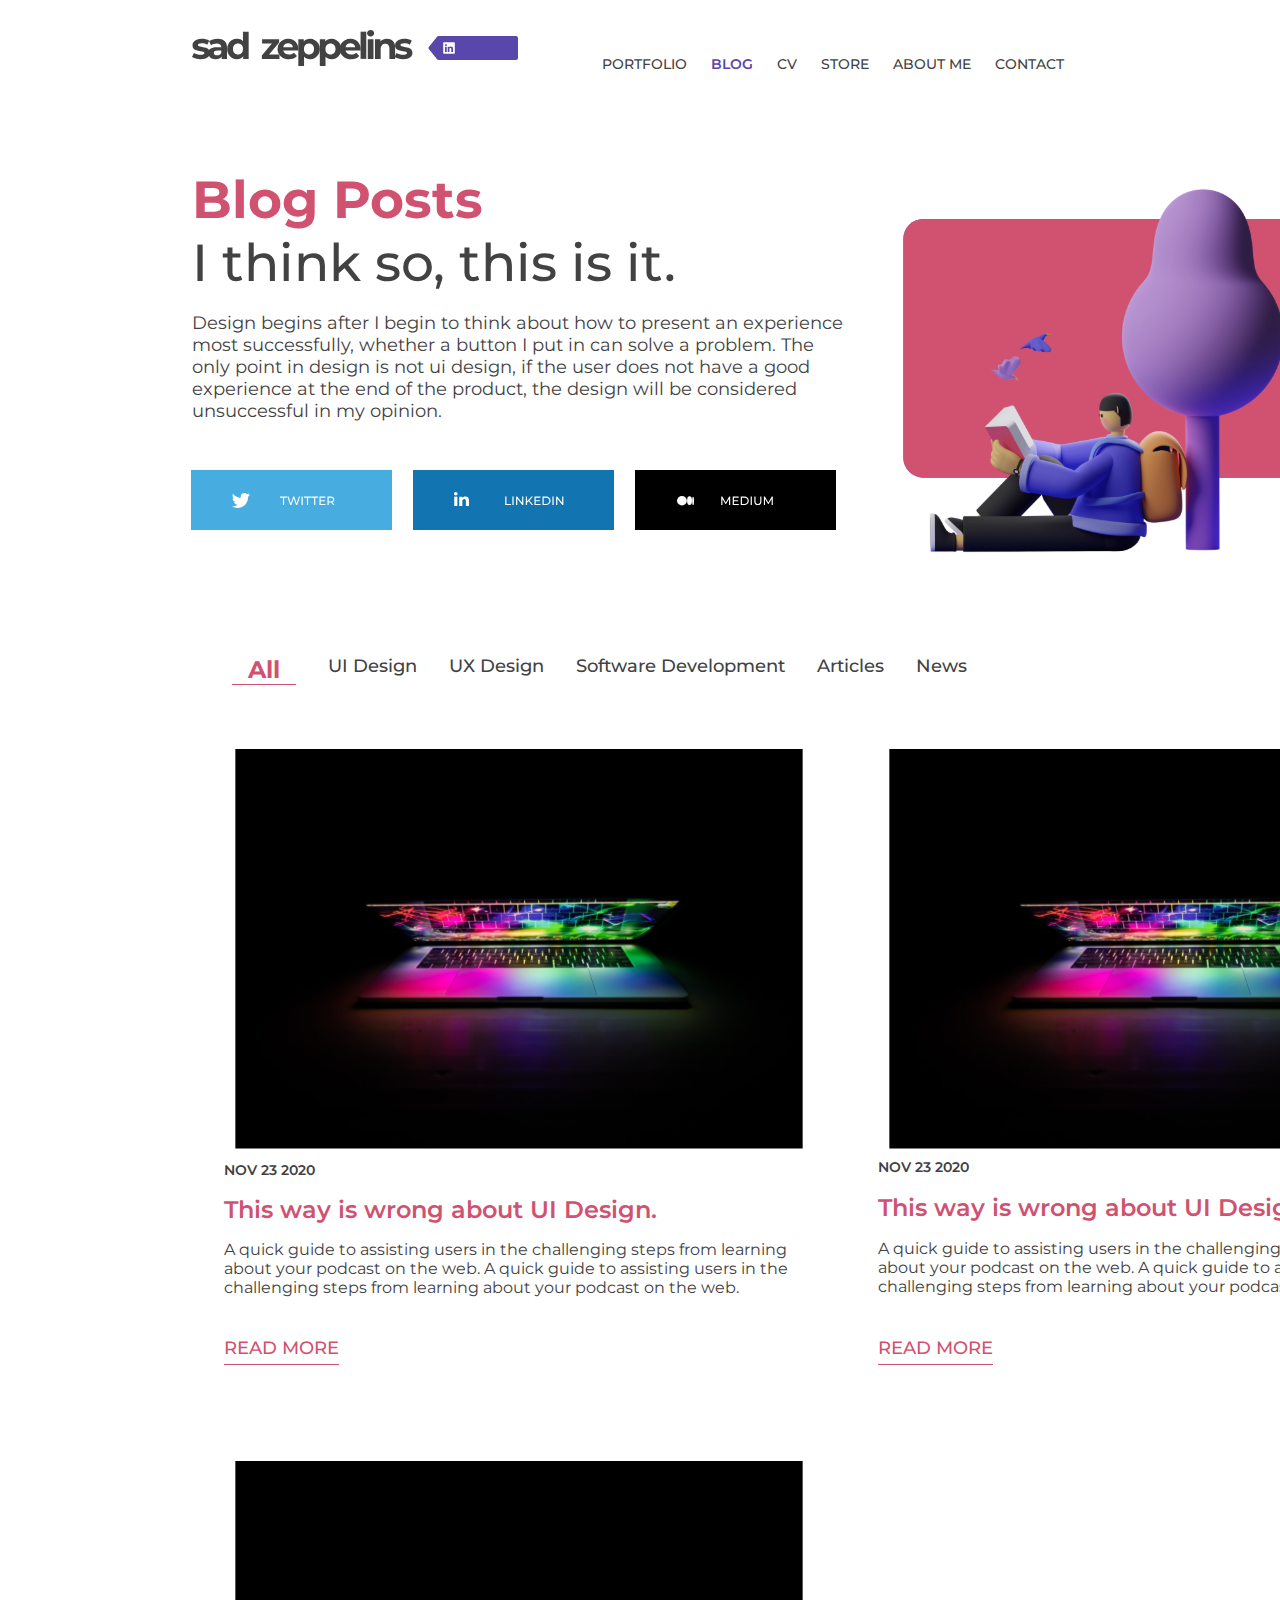
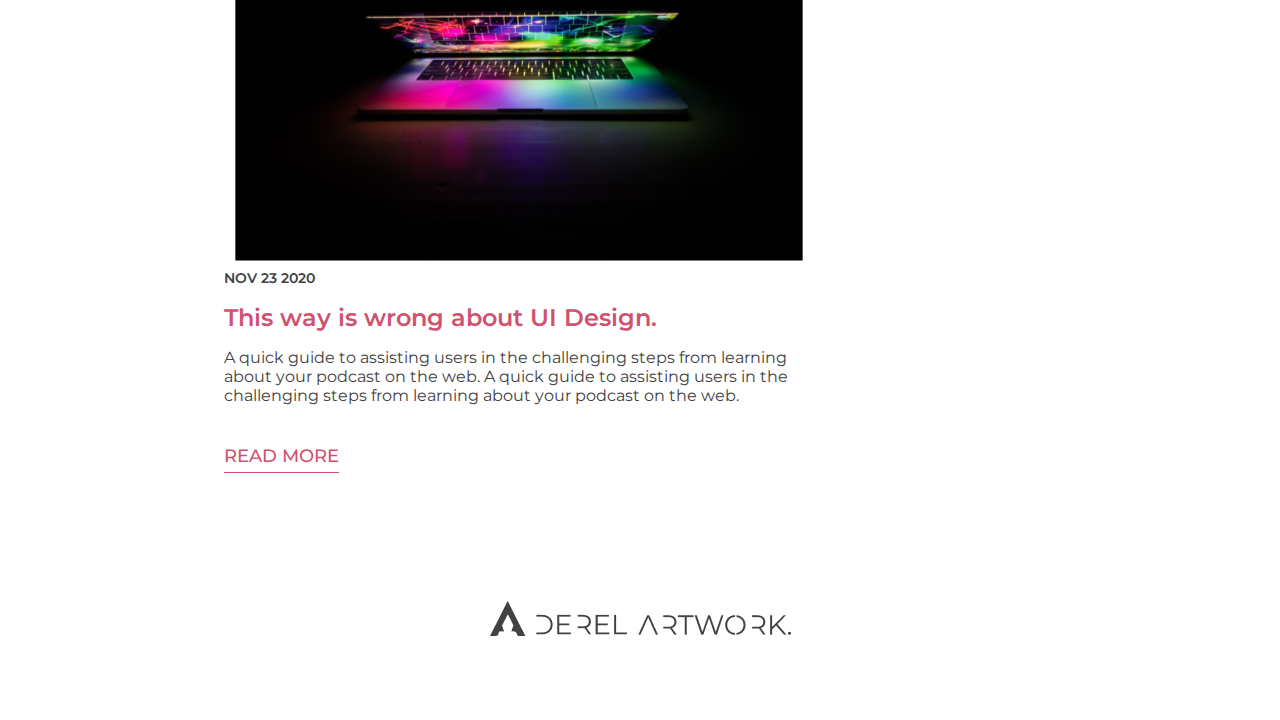
<file: index.html>
<!DOCTYPE html>
<html lang="en">
<head>
    <meta charset="UTF-8">
    <meta http-equiv="X-UA-Compatible" content="IE=edge">
    <meta name="viewport" content="width=device-width, initial-scale=1.0">
    <title>ZEPPELINS BLOG</title>
    <link rel="stylesheet" href="sayfa.css">

</head>
<body>
    
<!--HEADER-->

<nav class="app_header">
    <a class="app_logo" href="">
        <img class="app_title" src="images/app-logo.svg" alt="">
        <img class="app_title2" src="images/Logo (1).svg" alt="">
        <img class="purple_logo" src="images/hire-me.svg" alt="">
        
    </a>

    <img class="menu_collapse" src="images/ikon1.svg" alt="">

    <ul class="app_links">
        <li>PORTFOLIO</li>
        <li class="active" >BLOG</li>
        <li>CV</li>
        <li>STORE</li>
        <li>ABOUT ME</li>
        <li>CONTACT</li>
        
    </ul>

</nav>

<!-- main tagı-->


<main>
    <div class="app_showcase">
        <div class="app_showcase_info">
            <h1>Blog Posts</h1>
            <h3>I think so, this is it. </h3>
            <p>Design begins after I begin to think about how to present an experience most successfully, whether a button I put in can solve a problem. The only point in design is not ui design, if the user does not have a good experience at the end of the product, the design will be considered unsuccessful in my opinion.</p>
       
            <div class="app_links" >
                <a href="#" class="app_link twitter" > <img src="images/twitter.svg" alt=""> </a>
                <a href="#" class="app_link linkedin" > <img src="images/linkedin.svg" alt=""></a>
                <a href="#" class="app_link medium" > <img src="images/medium.svg" alt=""></a>
            </div>
        </div>
        
        <img class="app_left_image" src="images/showcase_right.svg" alt="">
    </div>
    
    <ul class="app_blog_categories" >
        <li class="item" >All</li>
        <li class="item" >UI Design</li>
        <li class="item" >UX Design</li>
        <li class="item" > Software Development</li>
        <li class="item" >Articles</li>
        <li class="item" >News</li>
    </ul>

    <div class="app_post_list">
        
        <div class="app_post_card">
            <a href="/post_detail.html"><img class="post_image" src="images/card2.svg" alt=""></a>
            <strong class="post_date"> NOV 23 2020 </strong>
            <h3 class="post_title">This way is wrong about UI Design.</h3>
            <p class="post_info">A quick guide to assisting users in the challenging steps from learning 
                about your podcast on the web.  A quick guide to assisting users in the challenging steps from learning about your podcast on the web. </p>
            
            <a class="post_link" href="/post_detail.html">READ MORE</a>
        </div>

        <div class="app_post_card">
            <img class="post_image" src="images/card2.svg" alt="">
            <strong class="post_date"> NOV 23 2020 </strong>
            <h3 class="post_title">This way is wrong about UI Design.</h3>
            <p class="post_info">A quick guide to assisting users in the challenging steps from learning 
                about your podcast on the web.  A quick guide to assisting users in the challenging steps from learning about your podcast on the web. </p>
            
            <a class="post_link" href="/post_detail.html">READ MORE</a>
        </div>

        <div class="app_post_card">
            <img class="post_image" src="images/card2.svg" alt="">
            <strong class="post_date"> NOV 23 2020 </strong>
            <h3 class="post_title">This way is wrong about UI Design.</h3>
            <p class="post_info">A quick guide to assisting users in the challenging steps from learning 
                about your podcast on the web.  A quick guide to assisting users in the challenging steps from learning about your podcast on the web. </p>
            
            <a class="post_link" href="/post_detail.html">READ MORE</a>
        </div>


    
    </div>
</main>

<!-- FOOTER -->

<footer>
    <img src="images/footer-logo.png" alt="">
</footer>



</body>
</html>
</file>
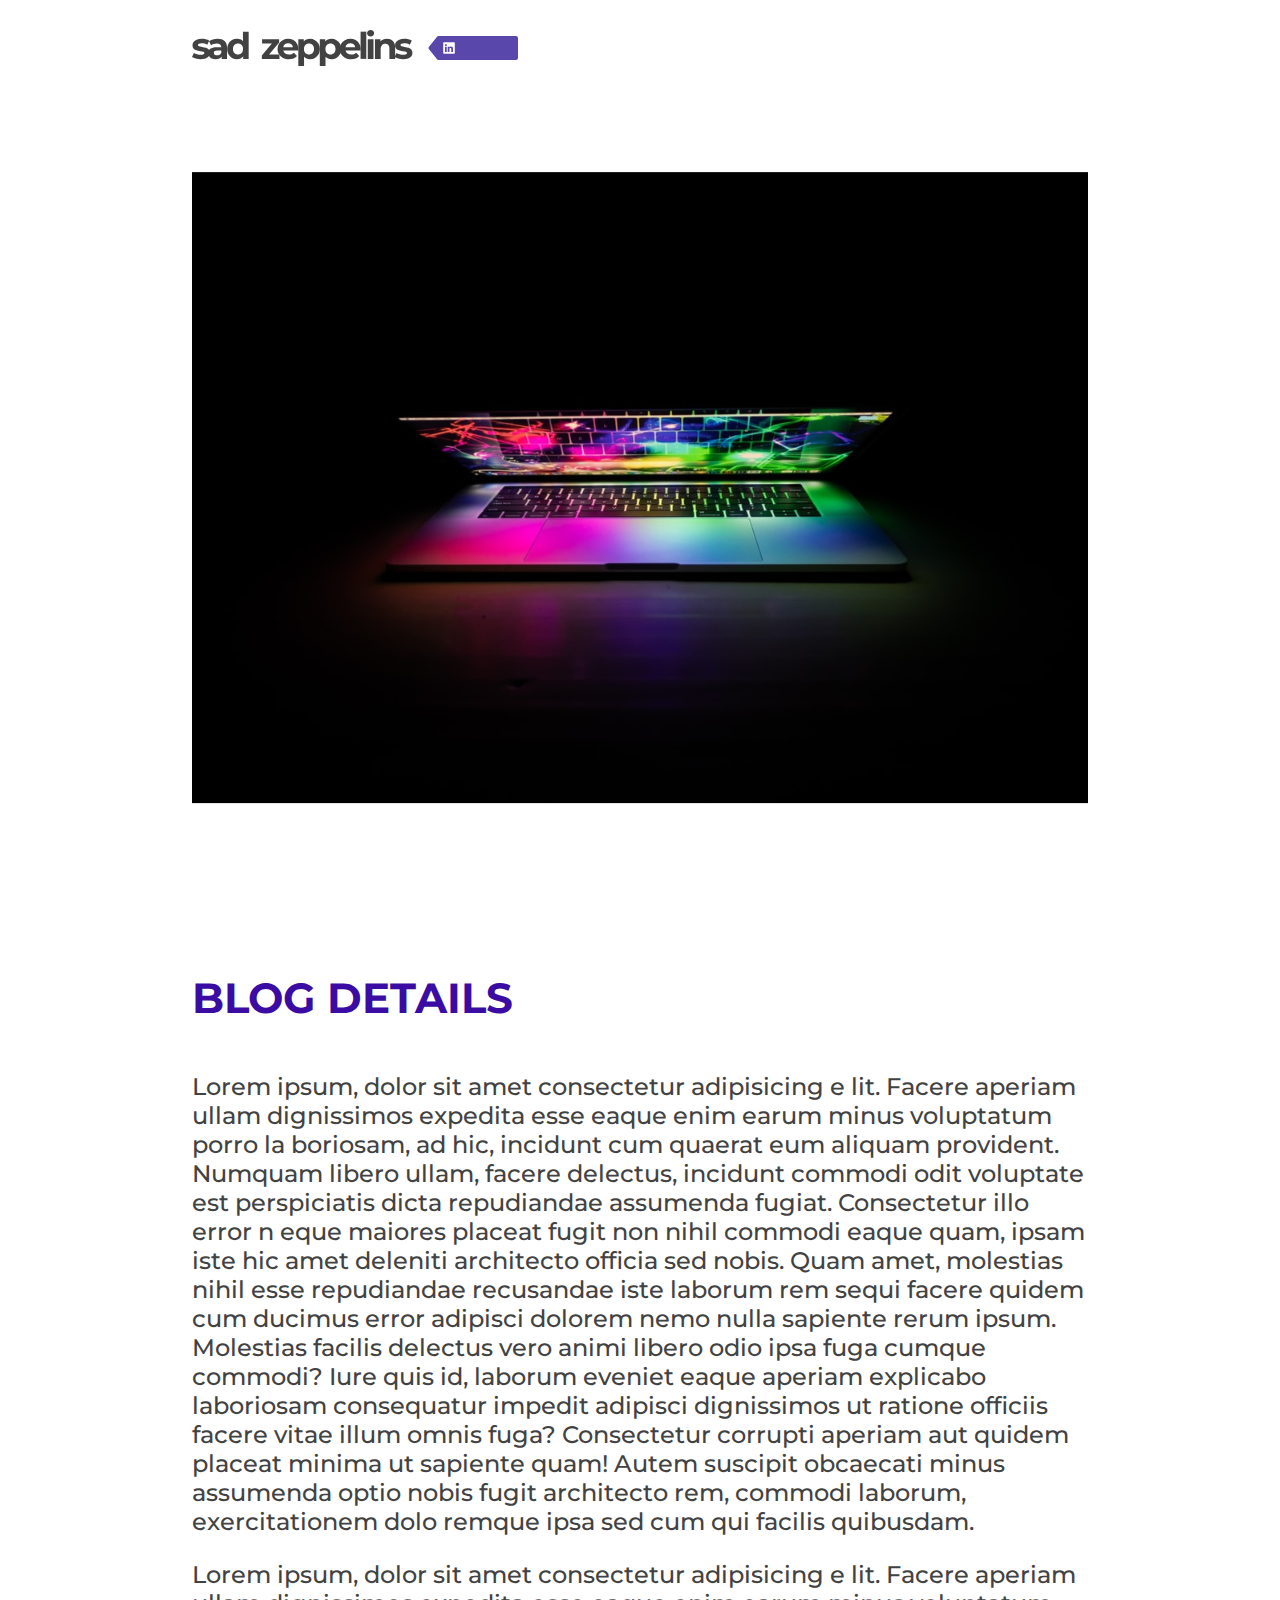
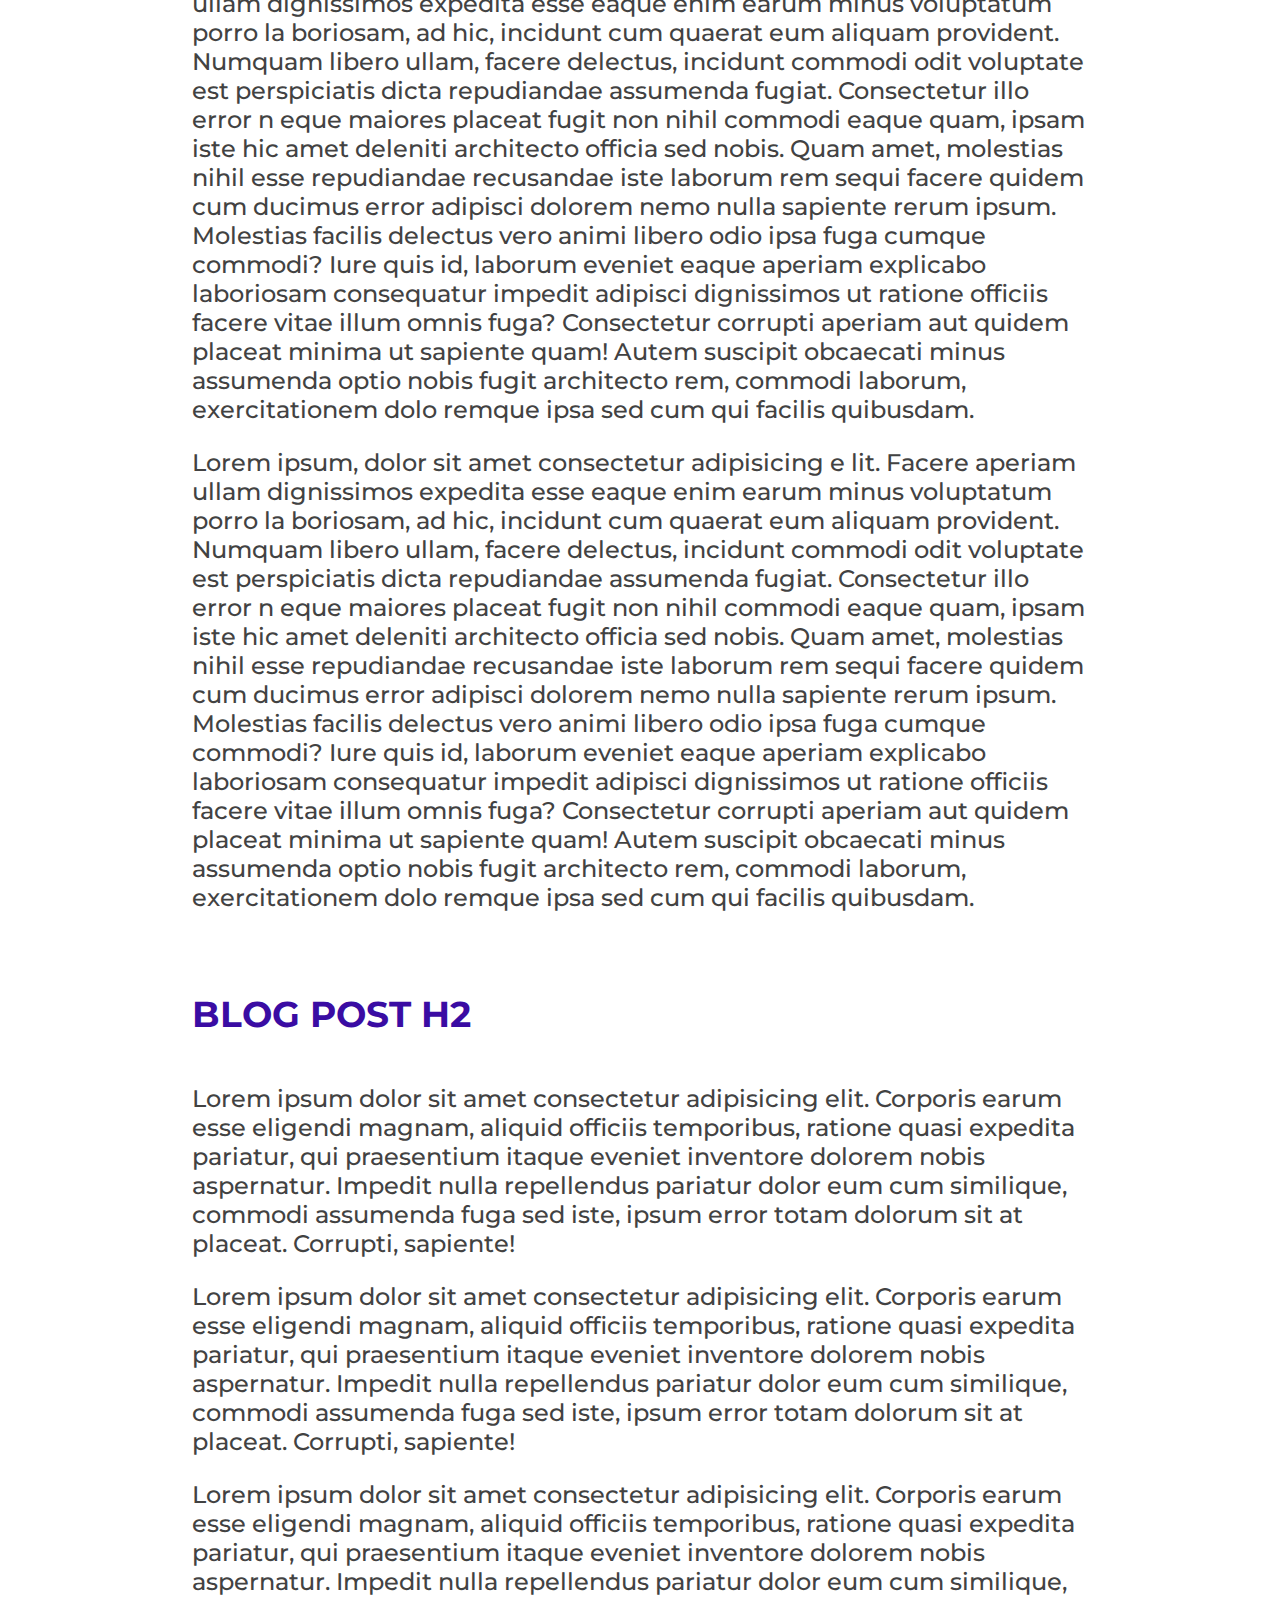
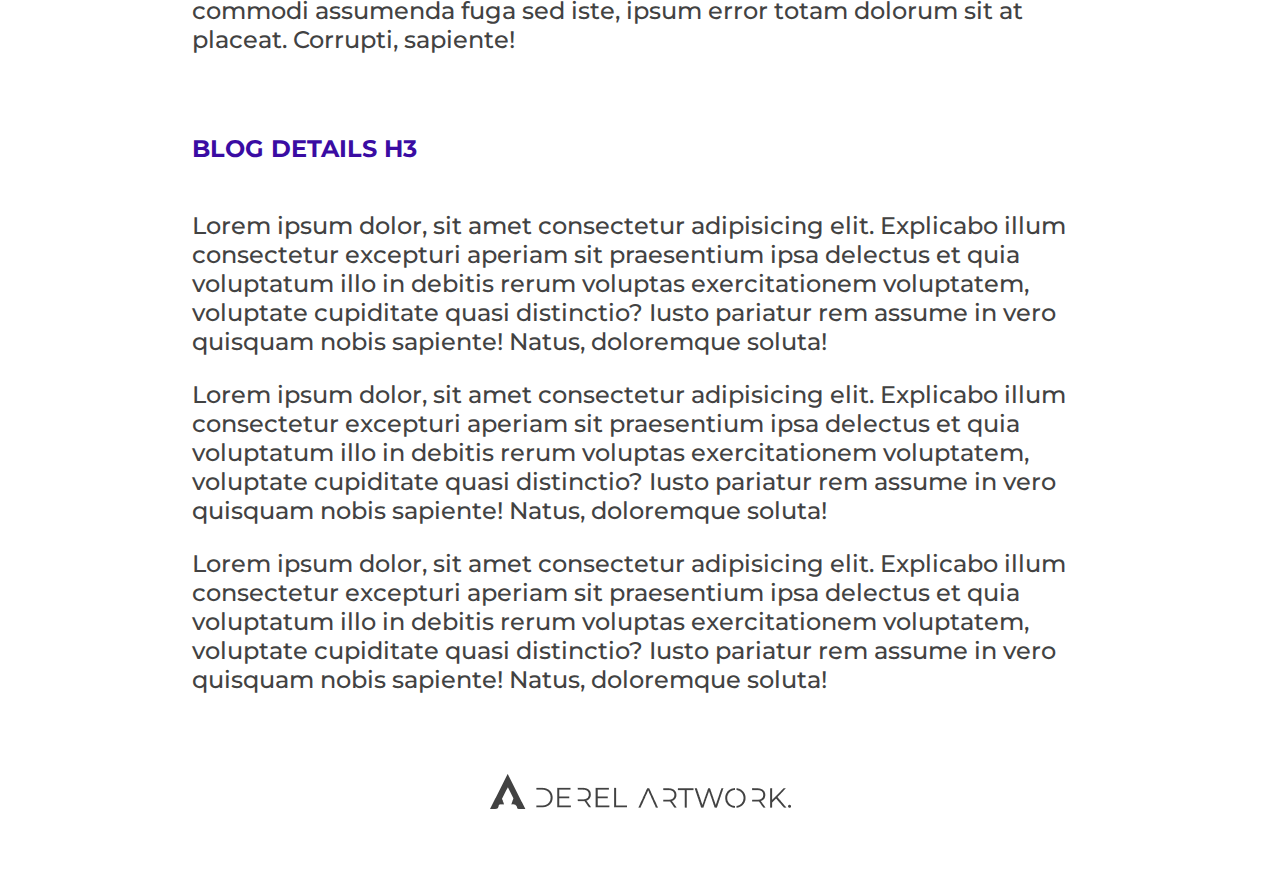
<file: post-detail.html>
<!DOCTYPE html>
<html lang="en">
<head>
    <meta charset="UTF-8">
    <meta http-equiv="X-UA-Compatible" content="IE=edge">
    <meta name="viewport" content="width=device-width, initial-scale=1.0">
    <title>ZEPPELİNS BLOG</title>
    <link rel="stylesheet" href="sayfa.css">
    <link rel="stylesheet" href="post_details.css">
    
</head>


<body>
    
    <nav class="app_header">
        <a class="app_logo" href="">
            <img class="app_title" src="images/app-logo.svg" alt="">
            <img class="app_title2" src="images/Logo (1).svg" alt="">
            <img class="purple_logo" src="images/hire-me.svg" alt="">

        </a>
    
         <img class="menu_collapse" src="images/ikon1.svg" alt="">

        <div class="app_links_container"> 
            <ul class="app_links">
            <li>PORTFOLIO</li>
            <li class="active" >BLOG</li>
            <li>CV</li>
            <li>STORE</li>
            <li>ABOUT ME</li>
            <li>CONTACT</li>
            
        </ul>
     </div>
        
    
    </nav>

    <main class="post_detail_container" >
        <img class="post_detail_image" src="images/card2.svg" alt="">
        <h1>BLOG DETAILS</h1>
        <p>Lorem ipsum, dolor sit amet consectetur adipisicing e
            lit. Facere aperiam ullam dignissimos expedita esse eaque enim earum minus voluptatum porro la
            boriosam, ad hic, incidunt cum quaerat eum aliquam provident. Numquam libero ullam, facere delectus, 
            incidunt commodi odit voluptate est perspiciatis dicta repudiandae assumenda fugiat. Consectetur illo error n
            eque maiores placeat fugit non nihil commodi eaque quam, ipsam iste hic amet deleniti architecto officia sed nobis. 
            Quam amet, molestias nihil esse repudiandae recusandae iste laborum rem sequi facere quidem cum ducimus error adipisci 
            dolorem nemo nulla sapiente rerum ipsum. Molestias facilis delectus vero animi libero odio ipsa fuga cumque commodi?
             Iure quis id, laborum eveniet eaque aperiam explicabo laboriosam consequatur impedit adipisci dignissimos ut ratione 
             officiis facere vitae illum omnis fuga? Consectetur corrupti aperiam aut quidem placeat minima ut sapiente quam! Autem
              suscipit obcaecati minus assumenda optio nobis fugit architecto rem, commodi laborum, exercitationem dolo
            remque ipsa sed cum qui facilis quibusdam.</p>

        <p>Lorem ipsum, dolor sit amet consectetur adipisicing e
                lit. Facere aperiam ullam dignissimos expedita esse eaque enim earum minus voluptatum porro la
                boriosam, ad hic, incidunt cum quaerat eum aliquam provident. Numquam libero ullam, facere delectus, 
                incidunt commodi odit voluptate est perspiciatis dicta repudiandae assumenda fugiat. Consectetur illo error n
                eque maiores placeat fugit non nihil commodi eaque quam, ipsam iste hic amet deleniti architecto officia sed nobis. 
                Quam amet, molestias nihil esse repudiandae recusandae iste laborum rem sequi facere quidem cum ducimus error adipisci 
                dolorem nemo nulla sapiente rerum ipsum. Molestias facilis delectus vero animi libero odio ipsa fuga cumque commodi?
                 Iure quis id, laborum eveniet eaque aperiam explicabo laboriosam consequatur impedit adipisci dignissimos ut ratione 
                 officiis facere vitae illum omnis fuga? Consectetur corrupti aperiam aut quidem placeat minima ut sapiente quam! Autem
                  suscipit obcaecati minus assumenda optio nobis fugit architecto rem, commodi laborum, exercitationem dolo
                remque ipsa sed cum qui facilis quibusdam.</p>

        <p>Lorem ipsum, dolor sit amet consectetur adipisicing e
                    lit. Facere aperiam ullam dignissimos expedita esse eaque enim earum minus voluptatum porro la
                    boriosam, ad hic, incidunt cum quaerat eum aliquam provident. Numquam libero ullam, facere delectus, 
                    incidunt commodi odit voluptate est perspiciatis dicta repudiandae assumenda fugiat. Consectetur illo error n
                    eque maiores placeat fugit non nihil commodi eaque quam, ipsam iste hic amet deleniti architecto officia sed nobis. 
                    Quam amet, molestias nihil esse repudiandae recusandae iste laborum rem sequi facere quidem cum ducimus error adipisci 
                    dolorem nemo nulla sapiente rerum ipsum. Molestias facilis delectus vero animi libero odio ipsa fuga cumque commodi?
                     Iure quis id, laborum eveniet eaque aperiam explicabo laboriosam consequatur impedit adipisci dignissimos ut ratione 
                     officiis facere vitae illum omnis fuga? Consectetur corrupti aperiam aut quidem placeat minima ut sapiente quam! Autem
                      suscipit obcaecati minus assumenda optio nobis fugit architecto rem, commodi laborum, exercitationem dolo
                    remque ipsa sed cum qui facilis quibusdam.</p>

     <h2> BLOG POST H2 </h2>

     <p>Lorem ipsum dolor sit amet consectetur adipisicing elit. Corporis earum esse eligendi magnam, aliquid officiis temporibus, ratione quasi expedita pariatur, qui praesentium itaque eveniet inventore dolorem nobis aspernatur. Impedit nulla repellendus pariatur dolor eum cum similique, commodi assumenda fuga sed iste, ipsum error totam dolorum sit at placeat. Corrupti, sapiente!</p>

     <p>Lorem ipsum dolor sit amet consectetur adipisicing elit. Corporis earum esse eligendi magnam, aliquid officiis temporibus, ratione quasi expedita pariatur, qui praesentium itaque eveniet inventore dolorem nobis aspernatur. Impedit nulla repellendus pariatur dolor eum cum similique, commodi assumenda fuga sed iste, ipsum error totam dolorum sit at placeat. Corrupti, sapiente!</p>

     <p>Lorem ipsum dolor sit amet consectetur adipisicing elit. Corporis earum esse eligendi magnam, aliquid officiis temporibus, ratione quasi expedita pariatur, qui praesentium itaque eveniet inventore dolorem nobis aspernatur. Impedit nulla repellendus pariatur dolor eum cum similique, commodi assumenda fuga sed iste, ipsum error totam dolorum sit at placeat. Corrupti, sapiente!</p>
    
    <h3>BLOG DETAILS H3 </h3>

    <P>Lorem ipsum dolor, sit amet consectetur adipisicing elit. Explicabo illum consectetur excepturi aperiam sit praesentium ipsa delectus et quia voluptatum illo in debitis rerum voluptas exercitationem voluptatem, voluptate cupiditate quasi distinctio? Iusto pariatur rem assume in vero quisquam nobis sapiente! Natus, doloremque soluta!</P>
    <P>Lorem ipsum dolor, sit amet consectetur adipisicing elit. Explicabo illum consectetur excepturi aperiam sit praesentium ipsa delectus et quia voluptatum illo in debitis rerum voluptas exercitationem voluptatem, voluptate cupiditate quasi distinctio? Iusto pariatur rem assume in vero quisquam nobis sapiente! Natus, doloremque soluta!</P>
    <P>Lorem ipsum dolor, sit amet consectetur adipisicing elit. Explicabo illum consectetur excepturi aperiam sit praesentium ipsa delectus et quia voluptatum illo in debitis rerum voluptas exercitationem voluptatem, voluptate cupiditate quasi distinctio? Iusto pariatur rem assume in vero quisquam nobis sapiente! Natus, doloremque soluta!</P>
   
</main>

    <footer>
        <img src="images/footer-logo.png" alt="">
    </footer>
    
    
</body>
</html>
</file>
<file: sayfa.css>
@font-face {
    font-family: Montserrat;
    src: url(font/Montserrat-Medium.ttf);
    font-weight: 500;
}

@font-face {
    font-family: Montserrat;
    src: url(font/Montserrat-Light.ttf);
    font-weight: 300;
}

@font-face {
    font-family: Montserrat;
    src: url(font/Montserrat-Bold.ttf);
    font-weight: bold;
}
@font-face {
    font-family: Montserrat;
    src: url(font/Montserrat-Regular.ttf);
    font-weight: 400;
}

@font-face {
    font-family: Montserrat;
    src: url(font/Montserrat-SemiBold.ttf);
    font-weight: 600;
}

*{
    font-family: "Montserrat", sans-serif;
    box-sizing: border-box;
    color: #424242;
    
}
body{
    width: 70%;
    margin-left: auto;
    margin-right: auto;
   
    
}
.app_header{
    display: flex;
    flex-direction: row;
    justify-content: space-between;
    align-items: center;
    height: 80px;
     

}

.app_logo{
    display: flex;
    flex-direction: row;
    align-items: center;
}

.app_logo .app_title{
    margin-right: 15px;
}

.app_title2{
    display: none;
}

.app_links{
    list-style: none;
    display: flex;
    flex-direction: row;

}
.app_links li{
    margin-right: 1.5rem;
    font-size: 14px;
    font-weight: 500;
}

.app_links li.active{
    color: #5A47AB;
    font-size: 14px;
    font-weight: 600;
}

.app_showcase{
    display: flex;
    margin: 5rem 0;

}

.app_showcase_info{
    flex: 6;
  
}

.app_showcase_info h1,h3{
    font-size: 52px;
    margin: 0;
}
.app_showcase_info h1{
    color: #D05270;
    font-weight: bold;
    font-size: 52px;
    margin: 0;
}

.app_showcase_info h3{
    font-weight: 500;
    font-size: 52px;
    margin: 0;
}

.app_showcase_info p{
    font-size: 18px;
    font-weight: 400;
}

.app_left_image{
    flex: 4;
    padding: 0 3rem;
}

.app_links_container{
    position: absolute;
    opacity: 0;
    left: 0%;
    top: 10%;
    width: 100%;
    height: 0%;
    background-color: #fff;
    transition: height 250ms ease-in-out;
}
.app_links .app_link{
    color: #fff;
    font-size: 12px;
    width: 30%;
    height: 60px;
    text-decoration: none;
    display: flex;
    justify-content: center;
    align-items: center;
    margin-right: 20px;

}

.app_links{
    display: flex;
    justify-content: space-between;
    margin-top: 3rem;
}

.app_blog_categories{
    list-style: none;
    display: flex;
    flex-direction: row;
}

.app_blog_categories .item{
    font-weight: 500;
    font-size: 18px;
    margin-right: 2rem;
    cursor: pointer;
}

.app_blog_categories :nth-child(1){
    color: #D05270;
    font-weight: bold;
    font-size: 24px;
    margin-right: 2rem;
    cursor: pointer;
    border-bottom: 1px solid #D05270;
    padding-bottom: 0.5rem;
    padding:0 1rem ;

}

.app_post_list{
 display: grid;
 grid-template-columns: 1fr 1fr;
 }

.app_post_list .app_post_card{
    display: flex;
    flex: 0 0 50%;
    flex-direction: column;
    padding: 0 2rem;
    margin: 3rem 0;
justify-content: space-between;    
   

}

.post_image{
    width: 590px;
    height: 415px;
}

.app_post_list .app_post_card .post_image{
    height: 400px;

}

.app_post_list .app_post_card .post_date{

    font-size: 14px;
    font-weight: 600;
    margin: 0.5rem 0;
}

.app_post_list .app_post_card .post_title{
    font-size: 24px;
    font-weight: 600;
    color: #D05270;
    margin: 0.5rem 0;
}

.app_post_list .app_post_card .post_info{
    font-weight: 400;
    margin: 0.5rem 0;
}

.app_post_list .app_post_card .post_link{
    font-size: 18px;
    font-weight: 500;
    color: #D05270;
   text-decoration: none;
   border-bottom: 1px solid #D05270;
   padding-bottom: 5px;
   width: fit-content;
   margin-top: 2rem;

}

footer{
    position: relative;
    text-align: center;
    margin: 5rem 0;
}

.menu_collapse{
    display: none;
}

@media only screen and (max-width: 850px) {

    body{
        width: 90%;
        margin: auto;
    }

    .app_links_container{
        display: none;
        position: absolute;
        width: 100%;
        height: 0%;
        left: 0;
        top: 10%;
        background-color: #fff;
        transition: height 500ms ease-in-out;
        
    }


    .menu_collapse{
        display: block;
    }

    .app_title2{
        display: block;
    }

    .app_title{
        display: none;
    }


    .app_showcase{
        display: flex;
        margin: 5rem 0;
    
    }
    
    .app_showcase_info{

        padding: 0;
    }

    .app_left_image{
        display: none;
    }
    
    .app_showcase_info h1,h3{
        font-size: 20px;
        margin: 0;
        color: #D05270;
        font-weight: bold;
      
    }
        
    .app_showcase_info h3{
        color: #424242;
        font-weight: 500;
        font-size: 52px;
        margin: 0;
    }
    
    .app_showcase_info p{
        font-size: 12px;
        font-weight: 400;
    }

    .app_links .app_link{
        font-size: 12px;
        font-weight: 500;
 
    }
    
    .app_links{
        display: none;
        z-index: 1;
        flex-direction: column;

    }

 
    .app_links li{
        margin-right: 1.5rem;
        font-size: 14px;
        font-weight: 500;
    }
    
    .app_links li.active{
        color: #5A47AB;
        font-size: 14px;
        font-weight: 600;
    }
    
    .app_blog_categories{
        overflow: auto;
    }

    .app_blog_categories .item{
        font-weight: 500;
        font-size: 12px;
        margin-right: 2rem;
        white-space: nowrap;
    }

    .app_post_list .app_post_card{
    
        margin: 1rem 0;
    }
    
    .app_post_list{
        display: flex;
        flex-direction: column;
       }

    .app_post_list .app_post_card .post_image{
        height: 200px;
        width: max-content;
    }
    
    .app_post_list .app_post_card .post_date{
    
        font-size: 10px;
        font-weight: 600;
    }
    
    .app_post_list .app_post_card .post_title{
        font-size: 20px;
    }
    
    .app_post_list .app_post_card .post_info{
        font-weight: 400;
        font-size: 14px;
    }
    
    .app_post_list .app_post_card .post_link{
        font-size: 14px; 
    }
    
 }
</file>
<file: post_details.css>
.post_detail_conteiner{
     margin-top: 8rem;
}

.post_detail_container .post_detail_image{
    width: 100%;
    height: 800px;
   }

.post_detail_container h1, h2, h3{
    font-size: 42px;
    color: #3A0CA3;
    font-weight: bold;
    margin-top: 5rem;
    margin-bottom: 3rem ;

}

.post_detail_container h2{
font-size: 36px ;
}

.post_detail_container h3{
font-size: 24px;
}


.post_detail_container p{

    font-weight: 500;
    font-size: 24px;
}

@media only screen and (max-width: 850px) {

body{
    width: 90%;
    margin: auto;
}

.post_detail_container p{
    font-size: 14px;
}

.post_detail_container h1, h2, h3{
    font-size: 20px;
    margin-top: 3rem;
    margin-bottom: 1rem ;
    text-align: center;

}


.post_detail_container h2{
font-size: 18px ;
}

.post_detail_container h3{
font-size: 16px;
}

.post_detail_conteiner{
    margin-top: 0rem;
}

.post_detail_container .post_detail_image{
    width: 100%;
    height: 150px;
   }

    
}
</file>
